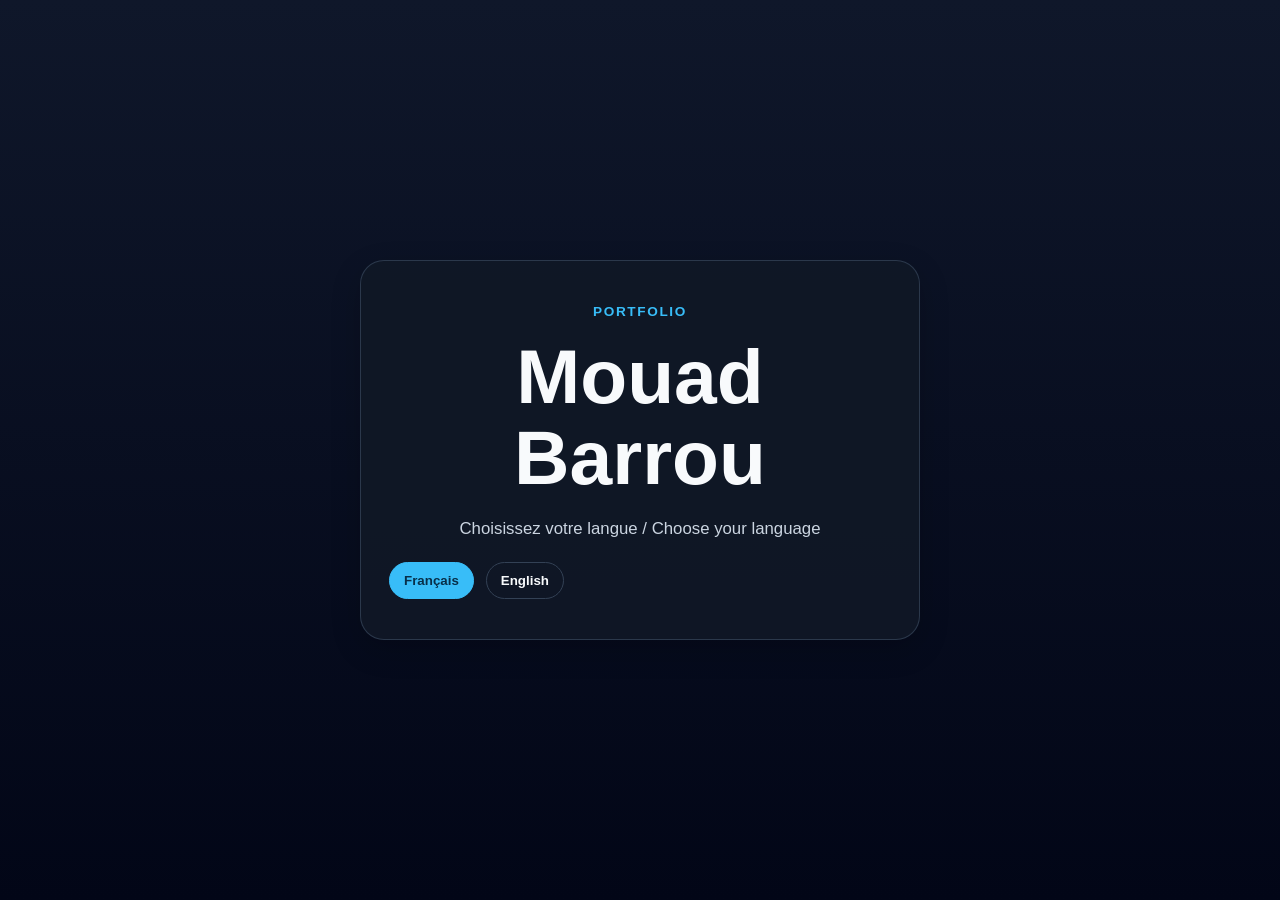
<file: index.html>
<!DOCTYPE html>
<html lang="fr">
<head>
  <meta charset="UTF-8" />
  <meta name="viewport" content="width=device-width, initial-scale=1.0" />
  <title>Choix de langue — Mouad Barrou</title>
  <link rel="stylesheet" href="css/styles.css" />
</head>
<body class="landing-page">
  <main class="language-page">
    <section class="language-card">
      <p class="eyebrow">Portfolio</p>
      <h1>Mouad Barrou</h1>
      <p class="language-description">
        Choisissez votre langue / Choose your language
      </p>

      <div class="language-actions">
        <button class="btn btn-primary" onclick="chooseLanguage('fr')">Français</button>
        <button class="btn btn-secondary" onclick="chooseLanguage('en')">English</button>
      </div>
    </section>
  </main>

  <script src="js/script.js"></script>
</body>
</html>
</file>
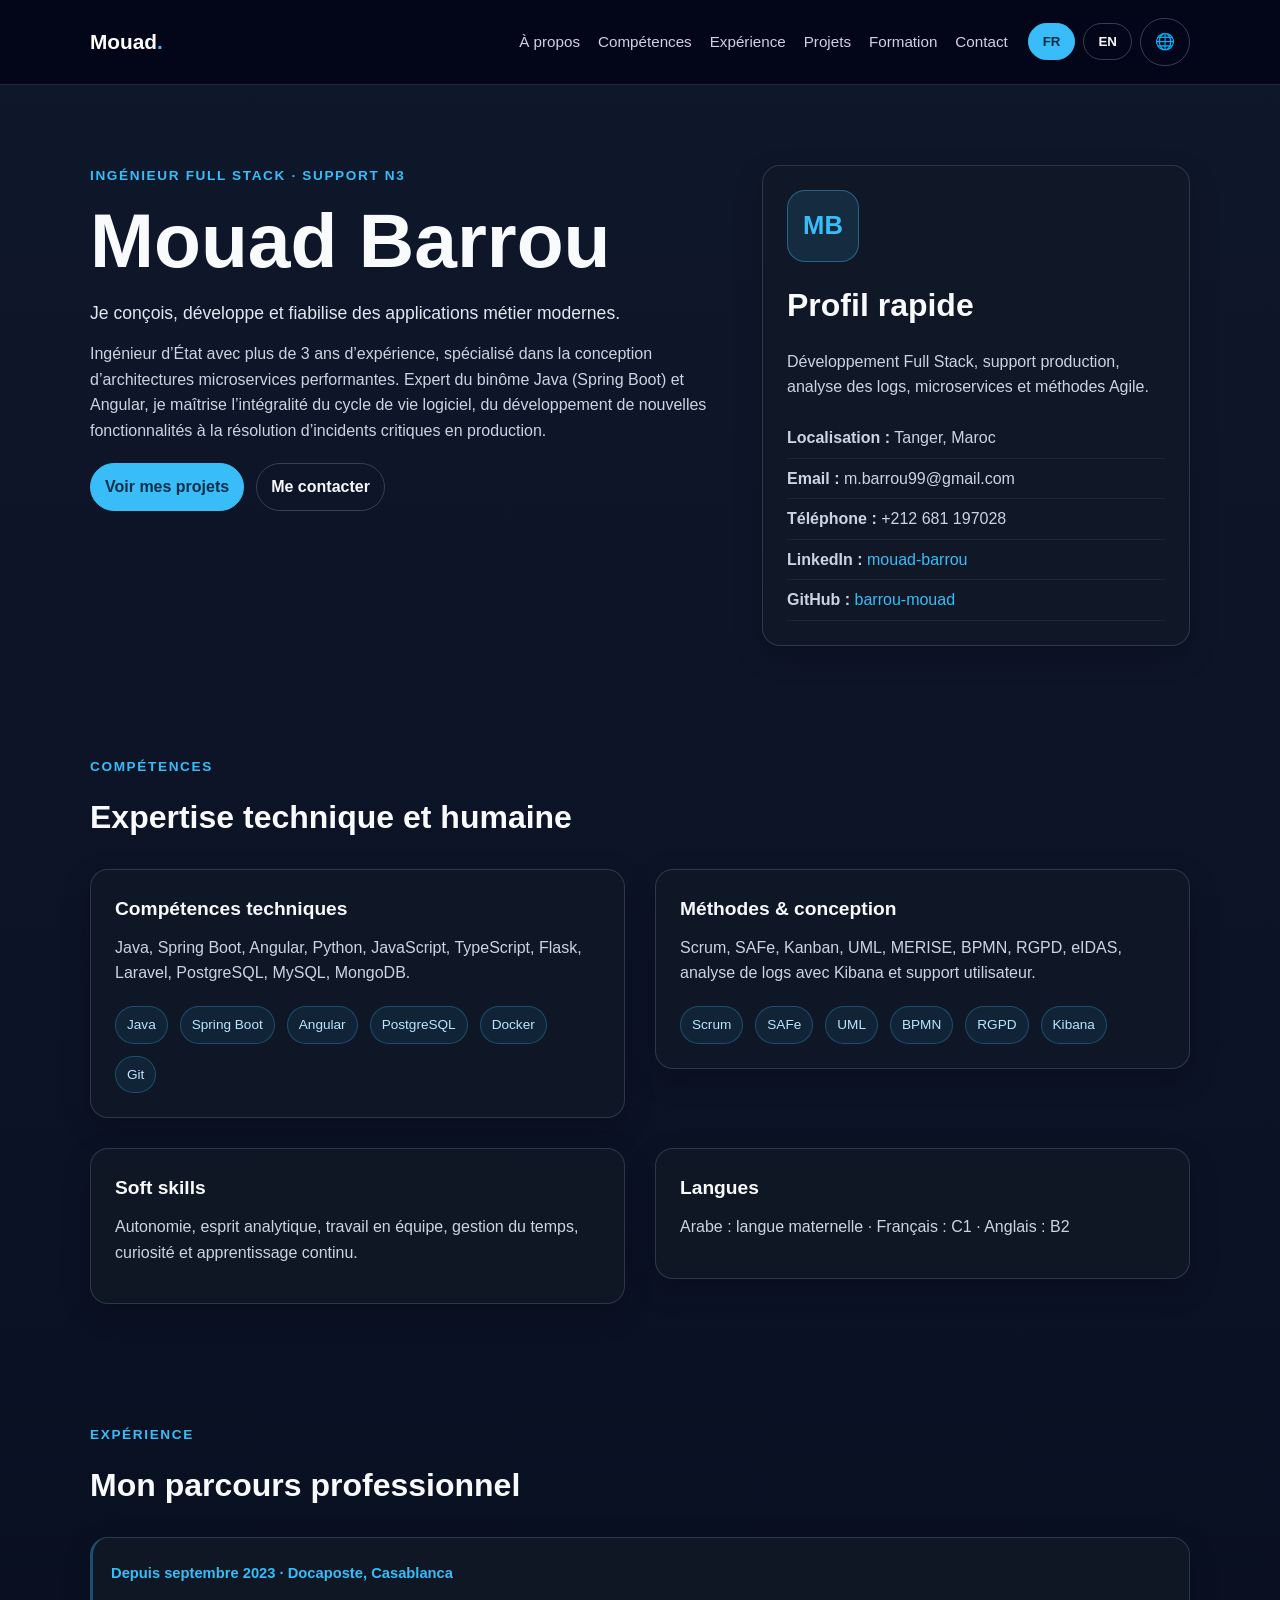
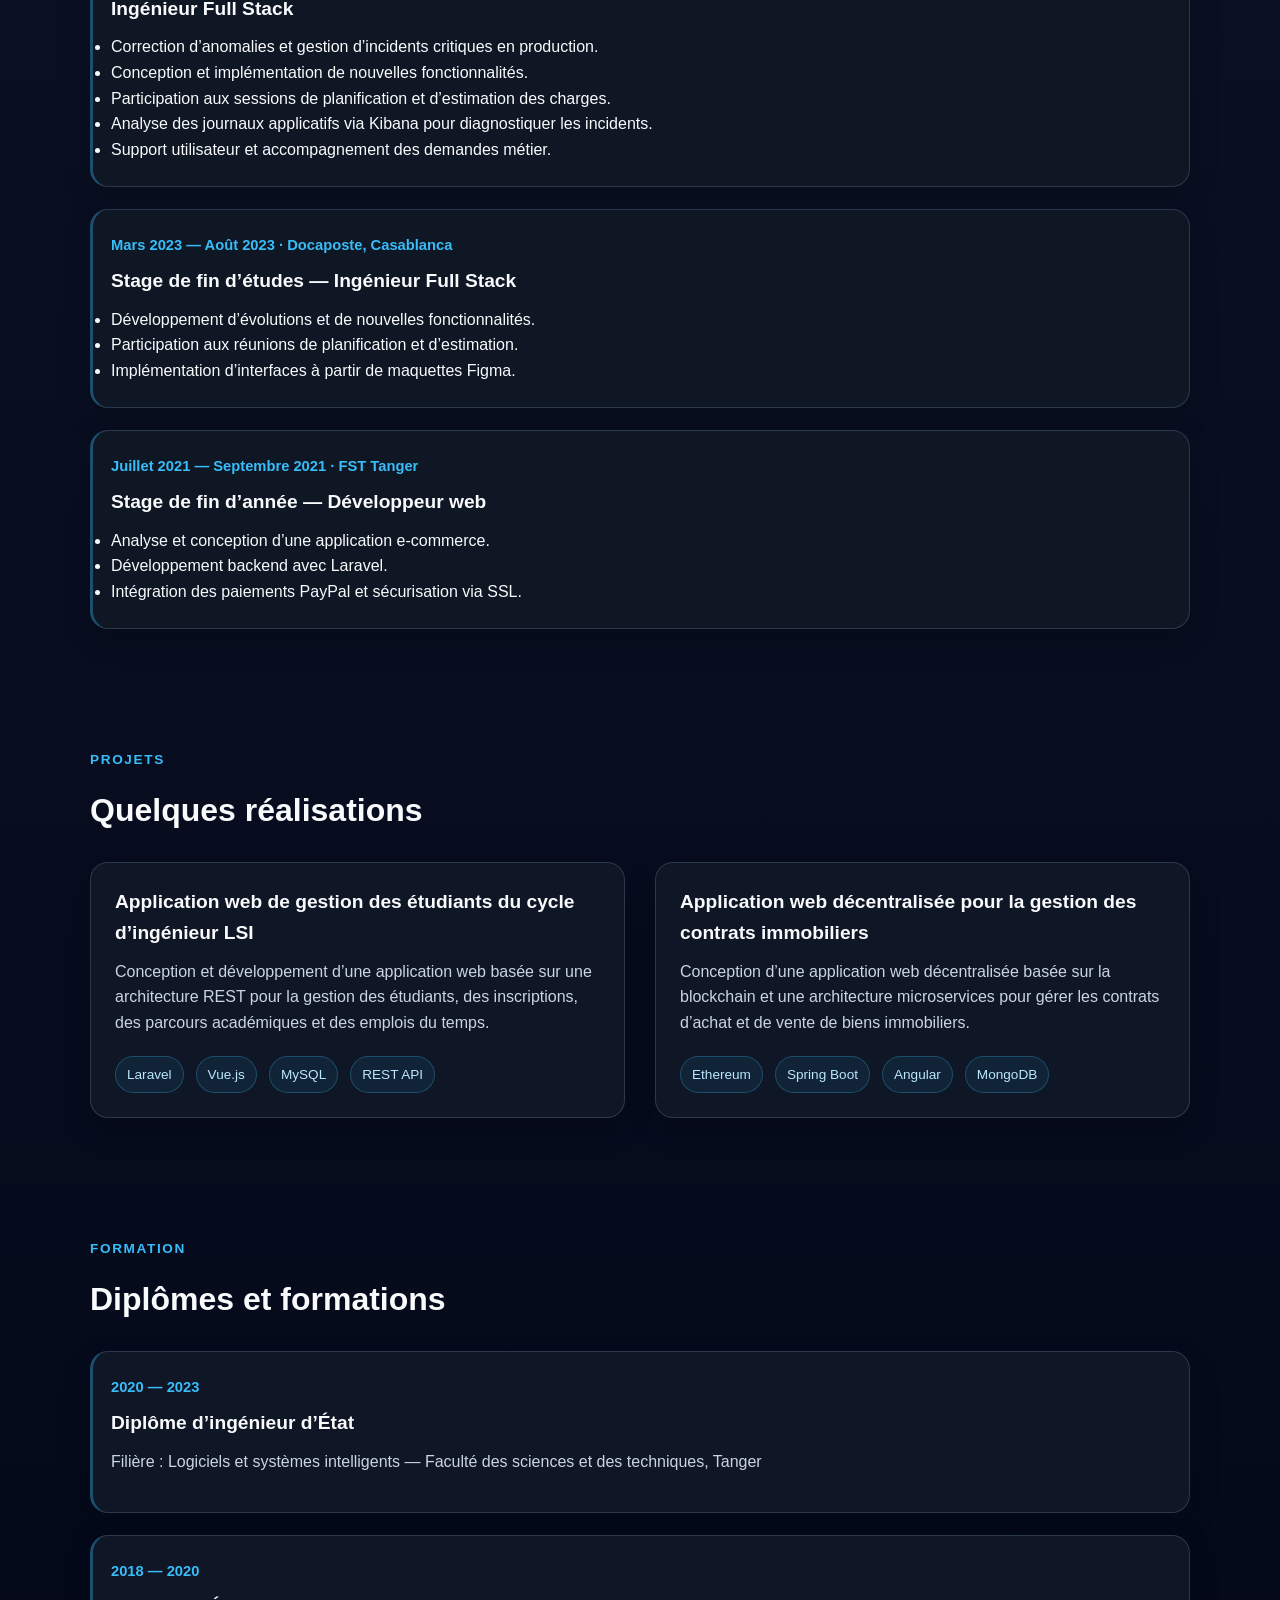
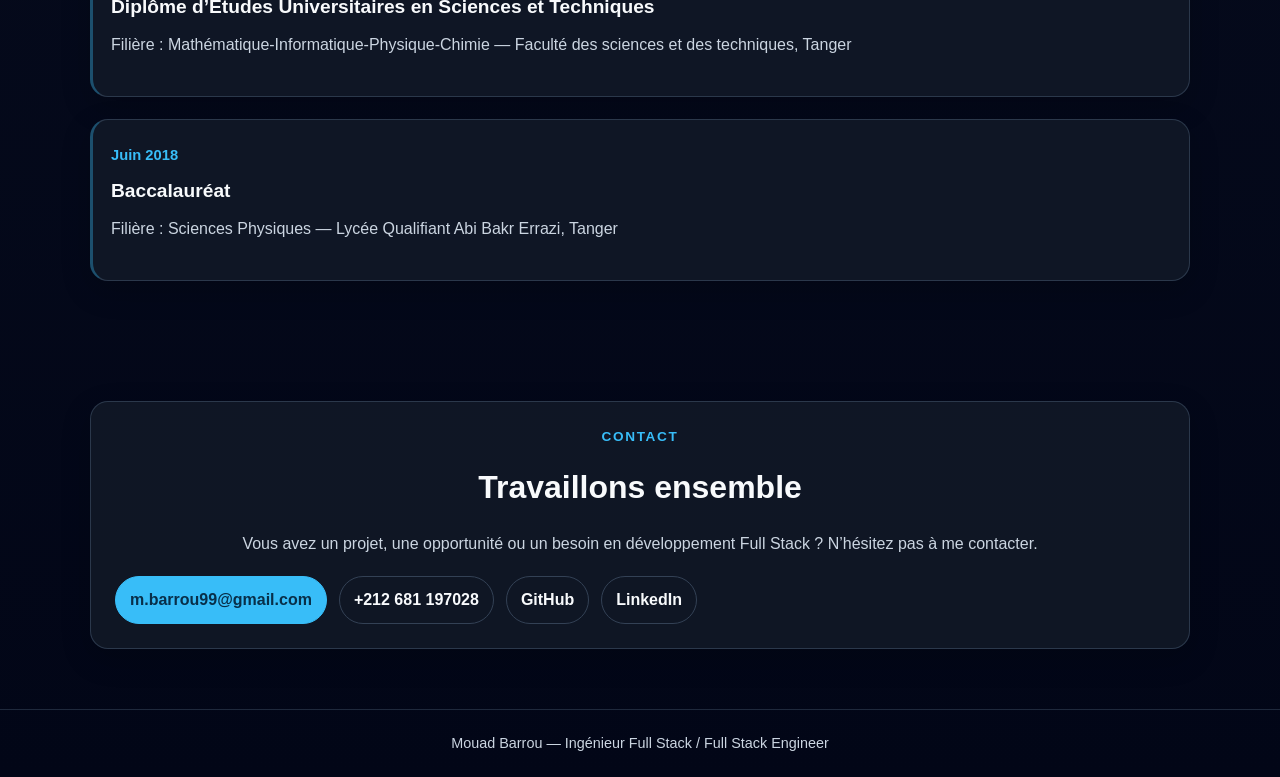
<file: portfolio.html>
<!DOCTYPE html>
<html lang="fr">
<head>
  <meta charset="UTF-8" />
  <meta name="viewport" content="width=device-width, initial-scale=1.0" />
  <meta name="description" content="Portfolio de Mouad Barrou - Ingénieur Full Stack" />
  <title>Mouad Barrou — Portfolio</title>
  <link rel="stylesheet" href="css/styles.css" />
</head>
<body>
  <header>
    <div class="container nav">
      <div class="brand">Mouad<span>.</span></div>

      <div class="nav-right">
        <nav class="nav-links">
          <a href="#about" data-i18n="navAbout"></a>
          <a href="#skills" data-i18n="navSkills"></a>
          <a href="#experience" data-i18n="navExperience"></a>
          <a href="#projects" data-i18n="navProjects"></a>
          <a href="#education" data-i18n="navEducation"></a>
          <a href="#contact" data-i18n="navContact"></a>
        </nav>

        <div class="lang-switch" aria-label="Language selector">
          <button class="lang-btn" data-lang="fr">FR</button>
          <button class="lang-btn" data-lang="en">EN</button>
          <a class="lang-home" href="index.html" title="Choisir la langue">🌐</a>
        </div>
      </div>
    </div>
  </header>

  <main>
    <section class="hero container" id="about">
      <div class="hero-grid">
        <div>
          <div class="eyebrow" data-i18n="heroEyebrow"></div>
          <h1 data-i18n="heroTitle"></h1>
          <p class="lead" data-i18n="heroLead"></p>
          <p data-i18n="heroDescription"></p>

          <div class="hero-actions">
            <a href="#projects" class="btn btn-primary" data-i18n="heroProjectsBtn"></a>
            <a href="mailto:m.barrou99@gmail.com" class="btn btn-secondary" data-i18n="heroContactBtn"></a>
          </div>
        </div>

        <aside class="card profile-box">
          <div class="name-badge">MB</div>
          <h2 data-i18n="profileTitle"></h2>
          <p data-i18n="profileText"></p>

          <ul class="meta-list">
            <li><strong data-i18n="locationLabel"></strong> Tanger, Maroc</li>
            <li><strong data-i18n="emailLabel"></strong> m.barrou99@gmail.com</li>
            <li><strong data-i18n="phoneLabel"></strong> +212 681 197028</li>
            <li><strong>LinkedIn :</strong> <a href="https://www.linkedin.com/in/mouad-barrou/" target="_blank">mouad-barrou</a></li>
            <li><strong>GitHub :</strong> <a href="https://github.com/barrou-mouad" target="_blank">barrou-mouad</a></li>
          </ul>
        </aside>
      </div>
    </section>

    <section class="section container" id="skills">
      <div class="section-title">
        <div class="eyebrow" data-i18n="skillsEyebrow"></div>
        <h2 data-i18n="skillsTitle"></h2>
      </div>

      <div class="grid-2">
        <article class="card">
          <h3 data-i18n="skillsTechTitle"></h3>
          <p data-i18n="skillsTechText"></p>
          <div class="tags">
            <span class="tag">Java</span>
            <span class="tag">Spring Boot</span>
            <span class="tag">Angular</span>
            <span class="tag">PostgreSQL</span>
            <span class="tag">Docker</span>
            <span class="tag">Git</span>
          </div>
        </article>

        <article class="card">
          <h3 data-i18n="skillsMethodsTitle"></h3>
          <p data-i18n="skillsMethodsText"></p>
          <div class="tags">
            <span class="tag">Scrum</span>
            <span class="tag">SAFe</span>
            <span class="tag">UML</span>
            <span class="tag">BPMN</span>
            <span class="tag">RGPD</span>
            <span class="tag">Kibana</span>
          </div>
        </article>

        <article class="card">
          <h3 data-i18n="skillsSoftTitle"></h3>
          <p data-i18n="skillsSoftText"></p>
        </article>

        <article class="card">
          <h3 data-i18n="skillsLanguagesTitle"></h3>
          <p data-i18n="skillsLanguagesText"></p>
        </article>
      </div>
    </section>

    <section class="section container" id="experience">
      <div class="section-title">
        <div class="eyebrow" data-i18n="experienceEyebrow"></div>
        <h2 data-i18n="experienceTitle"></h2>
      </div>

      <div class="timeline">
        <article class="card timeline-item">
          <div class="period" data-i18n="exp1Period"></div>
          <h3 data-i18n="exp1Title"></h3>
          <ul>
            <li data-i18n="exp1Item1"></li>
            <li data-i18n="exp1Item2"></li>
            <li data-i18n="exp1Item3"></li>
            <li data-i18n="exp1Item4"></li>
            <li data-i18n="exp1Item5"></li>
          </ul>
        </article>

        <article class="card timeline-item">
          <div class="period" data-i18n="exp2Period"></div>
          <h3 data-i18n="exp2Title"></h3>
          <ul>
            <li data-i18n="exp2Item1"></li>
            <li data-i18n="exp2Item2"></li>
            <li data-i18n="exp2Item3"></li>
          </ul>
        </article>

        <article class="card timeline-item">
          <div class="period" data-i18n="exp3Period"></div>
          <h3 data-i18n="exp3Title"></h3>
          <ul>
            <li data-i18n="exp3Item1"></li>
            <li data-i18n="exp3Item2"></li>
            <li data-i18n="exp3Item3"></li>
          </ul>
        </article>
      </div>
    </section>

    <section class="section container" id="projects">
      <div class="section-title">
        <div class="eyebrow" data-i18n="projectsEyebrow"></div>
        <h2 data-i18n="projectsTitle"></h2>
      </div>

      <div class="grid-2">
        <article class="card project-card">
          <h3 data-i18n="project1Title"></h3>
          <p data-i18n="project1Text"></p>
          <div class="tags">
            <span class="tag">Laravel</span>
            <span class="tag">Vue.js</span>
            <span class="tag">MySQL</span>
            <span class="tag">REST API</span>
          </div>
        </article>

        <article class="card project-card">
          <h3 data-i18n="project2Title"></h3>
          <p data-i18n="project2Text"></p>
          <div class="tags">
            <span class="tag">Ethereum</span>
            <span class="tag">Spring Boot</span>
            <span class="tag">Angular</span>
            <span class="tag">MongoDB</span>
          </div>
        </article>
      </div>
    </section>

    <section class="section container" id="education">
      <div class="section-title">
        <div class="eyebrow" data-i18n="educationEyebrow"></div>
        <h2 data-i18n="educationTitle"></h2>
      </div>

      <div class="timeline">
        <article class="card timeline-item">
          <div class="period">2020 — 2023</div>
          <h3 data-i18n="edu1Title"></h3>
          <p data-i18n="edu1Text"></p>
        </article>

        <article class="card timeline-item">
          <div class="period">2018 — 2020</div>
          <h3 data-i18n="edu2Title"></h3>
          <p data-i18n="edu2Text"></p>
        </article>

        <article class="card timeline-item">
          <div class="period">Juin 2018</div>
          <h3 data-i18n="edu3Title"></h3>
          <p data-i18n="edu3Text"></p>
        </article>
      </div>
    </section>

    <section class="section container" id="contact">
      <div class="card contact-box">
        <div class="eyebrow" data-i18n="contactEyebrow"></div>
        <h2 data-i18n="contactTitle"></h2>
        <p data-i18n="contactText"></p>

        <div class="contact-links">
          <a class="btn btn-primary" href="mailto:m.barrou99@gmail.com">m.barrou99@gmail.com</a>
          <a class="btn btn-secondary" href="tel:+212681197028">+212 681 197028</a>
          <a class="btn btn-secondary" href="https://github.com/barrou-mouad" target="_blank">GitHub</a>
          <a class="btn btn-secondary" href="https://www.linkedin.com/in/mouad-barrou/" target="_blank">LinkedIn</a>
        </div>
      </div>
    </section>
  </main>

  <footer>
    <div class="container" data-i18n="footerText"></div>
  </footer>

  <script src="js/script.js"></script>
</body>
</html>
</file>
<file: css/styles.css>
:root {
  --bg: #0f172a;
  --card: #111827;
  --text: #f8fafc;
  --muted: #cbd5e1;
  --accent: #38bdf8;
  --border: #334155;
  --max-width: 1100px;
}

* {
  box-sizing: border-box;
  margin: 0;
  padding: 0;
}

html {
  scroll-behavior: smooth;
}

body {
  font-family: Arial, sans-serif;
  background: linear-gradient(180deg, #0f172a 0%, #020617 100%);
  color: var(--text);
  line-height: 1.6;
}

a {
  color: var(--accent);
  text-decoration: none;
}

a:hover {
  color: #7dd3fc;
}

.container {
  width: min(92%, var(--max-width));
  margin: 0 auto;
}

header {
  position: sticky;
  top: 0;
  z-index: 20;
  background: rgba(2, 6, 23, 0.92);
  backdrop-filter: blur(8px);
  border-bottom: 1px solid rgba(51, 65, 85, 0.6);
}

.nav {
  display: flex;
  align-items: center;
  justify-content: space-between;
  gap: 20px;
  padding: 18px 0;
}

.brand {
  font-size: 1.3rem;
  font-weight: bold;
  color: white;
}

.brand span {
  color: var(--accent);
}

.nav-right {
  display: flex;
  align-items: center;
  gap: 20px;
  flex-wrap: wrap;
}

.nav-links {
  display: flex;
  gap: 18px;
  flex-wrap: wrap;
}

.nav-links a {
  color: var(--muted);
  font-size: 0.95rem;
}

.nav-links a:hover {
  color: white;
}

.lang-switch {
  display: flex;
  align-items: center;
  gap: 8px;
}

.lang-btn,
.lang-home,
.btn {
  border: 1px solid var(--border);
  background: transparent;
  color: var(--text);
  padding: 10px 14px;
  border-radius: 999px;
  cursor: pointer;
  transition: 0.2s ease;
  font-weight: bold;
  display: inline-flex;
  align-items: center;
  justify-content: center;
}

.lang-btn:hover,
.lang-btn.active,
.btn-primary {
  background: var(--accent);
  color: #082f49;
  border-color: var(--accent);
}

.btn-primary:hover {
  background: #7dd3fc;
}

.btn-secondary:hover,
.lang-home:hover {
  border-color: var(--accent);
  color: white;
}

.hero {
  padding: 80px 0 50px;
}

.hero-grid,
.grid-2 {
  display: grid;
  grid-template-columns: 1.2fr 0.8fr;
  gap: 30px;
  align-items: start;
}

.eyebrow {
  color: var(--accent);
  text-transform: uppercase;
  letter-spacing: 0.12em;
  font-size: 0.85rem;
  font-weight: bold;
  margin-bottom: 14px;
}

h1 {
  font-size: clamp(2.5rem, 6vw, 4.8rem);
  line-height: 1.05;
  margin-bottom: 18px;
}

h2 {
  font-size: 2rem;
  margin-bottom: 18px;
}

h3 {
  font-size: 1.2rem;
  margin-bottom: 10px;
}

p {
  color: var(--muted);
  margin-bottom: 14px;
}

.lead {
  font-size: 1.1rem;
  color: #e2e8f0;
}

.hero-actions,
.contact-links,
.language-actions,
.tags {
  display: flex;
  flex-wrap: wrap;
  gap: 12px;
  margin-top: 20px;
}

.card {
  background: rgba(17, 24, 39, 0.92);
  border: 1px solid rgba(51, 65, 85, 0.8);
  border-radius: 18px;
  padding: 24px;
  box-shadow: 0 10px 30px rgba(0, 0, 0, 0.18);
}

.profile-box .name-badge {
  width: 72px;
  height: 72px;
  border-radius: 18px;
  display: flex;
  align-items: center;
  justify-content: center;
  background: rgba(56, 189, 248, 0.12);
  border: 1px solid rgba(56, 189, 248, 0.4);
  color: var(--accent);
  font-size: 1.6rem;
  font-weight: bold;
  margin-bottom: 18px;
}

.meta-list {
  list-style: none;
  margin-top: 18px;
}

.meta-list li {
  padding: 7px 0;
  color: var(--muted);
  border-bottom: 1px solid rgba(51, 65, 85, 0.35);
}

.section {
  padding: 60px 0;
}

.section-title {
  margin-bottom: 26px;
}

.grid-2 {
  grid-template-columns: repeat(2, minmax(0, 1fr));
}

.tag {
  border: 1px solid rgba(56, 189, 248, 0.28);
  color: #bae6fd;
  background: rgba(56, 189, 248, 0.08);
  padding: 7px 11px;
  border-radius: 999px;
  font-size: 0.85rem;
}

.timeline {
  display: flex;
  flex-direction: column;
  gap: 22px;
}

.timeline-item {
  border-left: 3px solid rgba(56, 189, 248, 0.35);
  padding-left: 18px;
}

.period {
  color: var(--accent);
  font-size: 0.92rem;
  margin-bottom: 8px;
  font-weight: bold;
}

.contact-box,
.language-page {
  text-align: center;
}

.landing-page {
  min-height: 100vh;
  display: flex;
  align-items: center;
  justify-content: center;
}

.language-page {
  width: 100%;
  padding: 20px;
}

.language-card {
  max-width: 560px;
  margin: 0 auto;
  padding: 40px 28px;
  border-radius: 24px;
  background: rgba(17, 24, 39, 0.92);
  border: 1px solid rgba(51, 65, 85, 0.8);
  box-shadow: 0 10px 30px rgba(0, 0, 0, 0.18);
}

.language-description {
  font-size: 1.05rem;
  margin-top: 10px;
}

footer {
  border-top: 1px solid rgba(51, 65, 85, 0.6);
  padding: 22px 0;
  text-align: center;
  color: var(--muted);
  font-size: 0.9rem;
}

@media (max-width: 900px) {
  .hero-grid,
  .grid-2 {
    grid-template-columns: 1fr;
  }
}

@media (max-width: 640px) {
  .nav {
    align-items: flex-start;
    flex-direction: column;
  }

  .nav-right {
    width: 100%;
    justify-content: space-between;
  }

  .nav-links {
    gap: 12px;
  }

  .hero {
    padding-top: 50px;
  }
}
</file>
